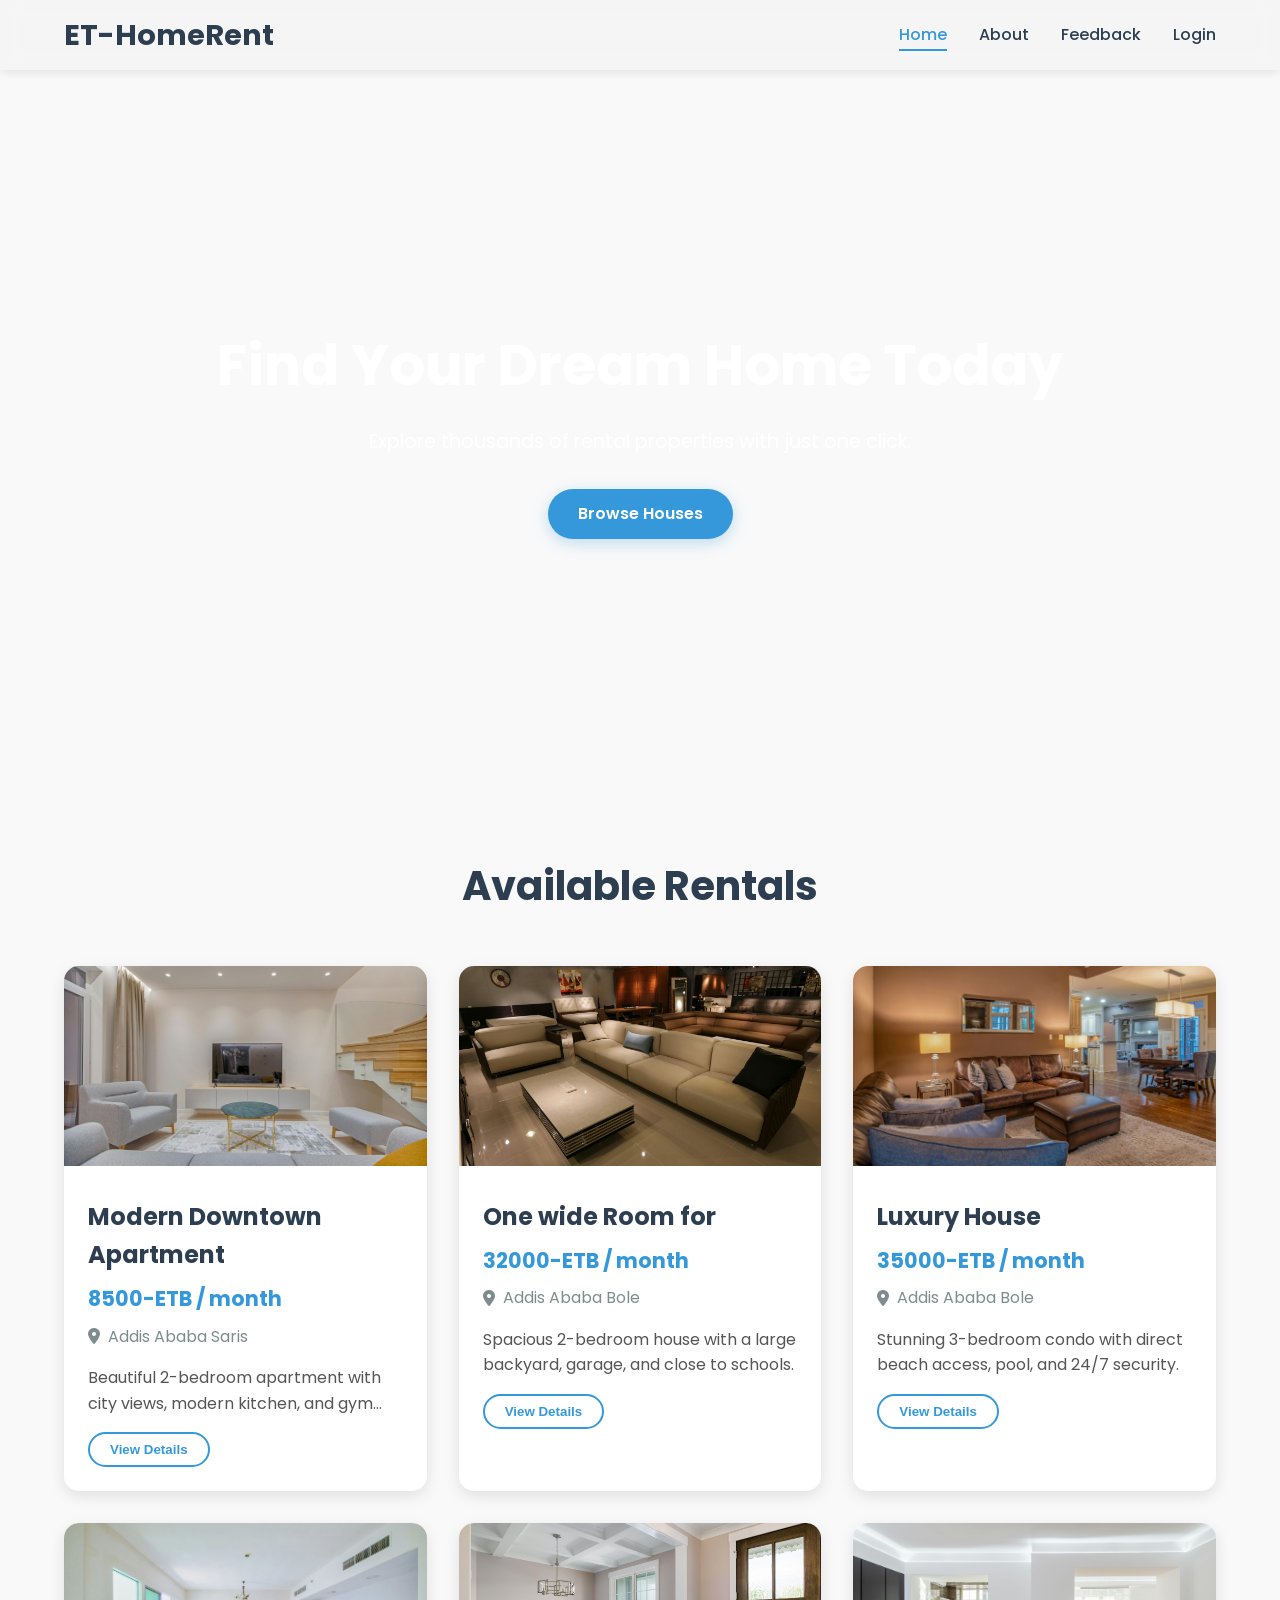
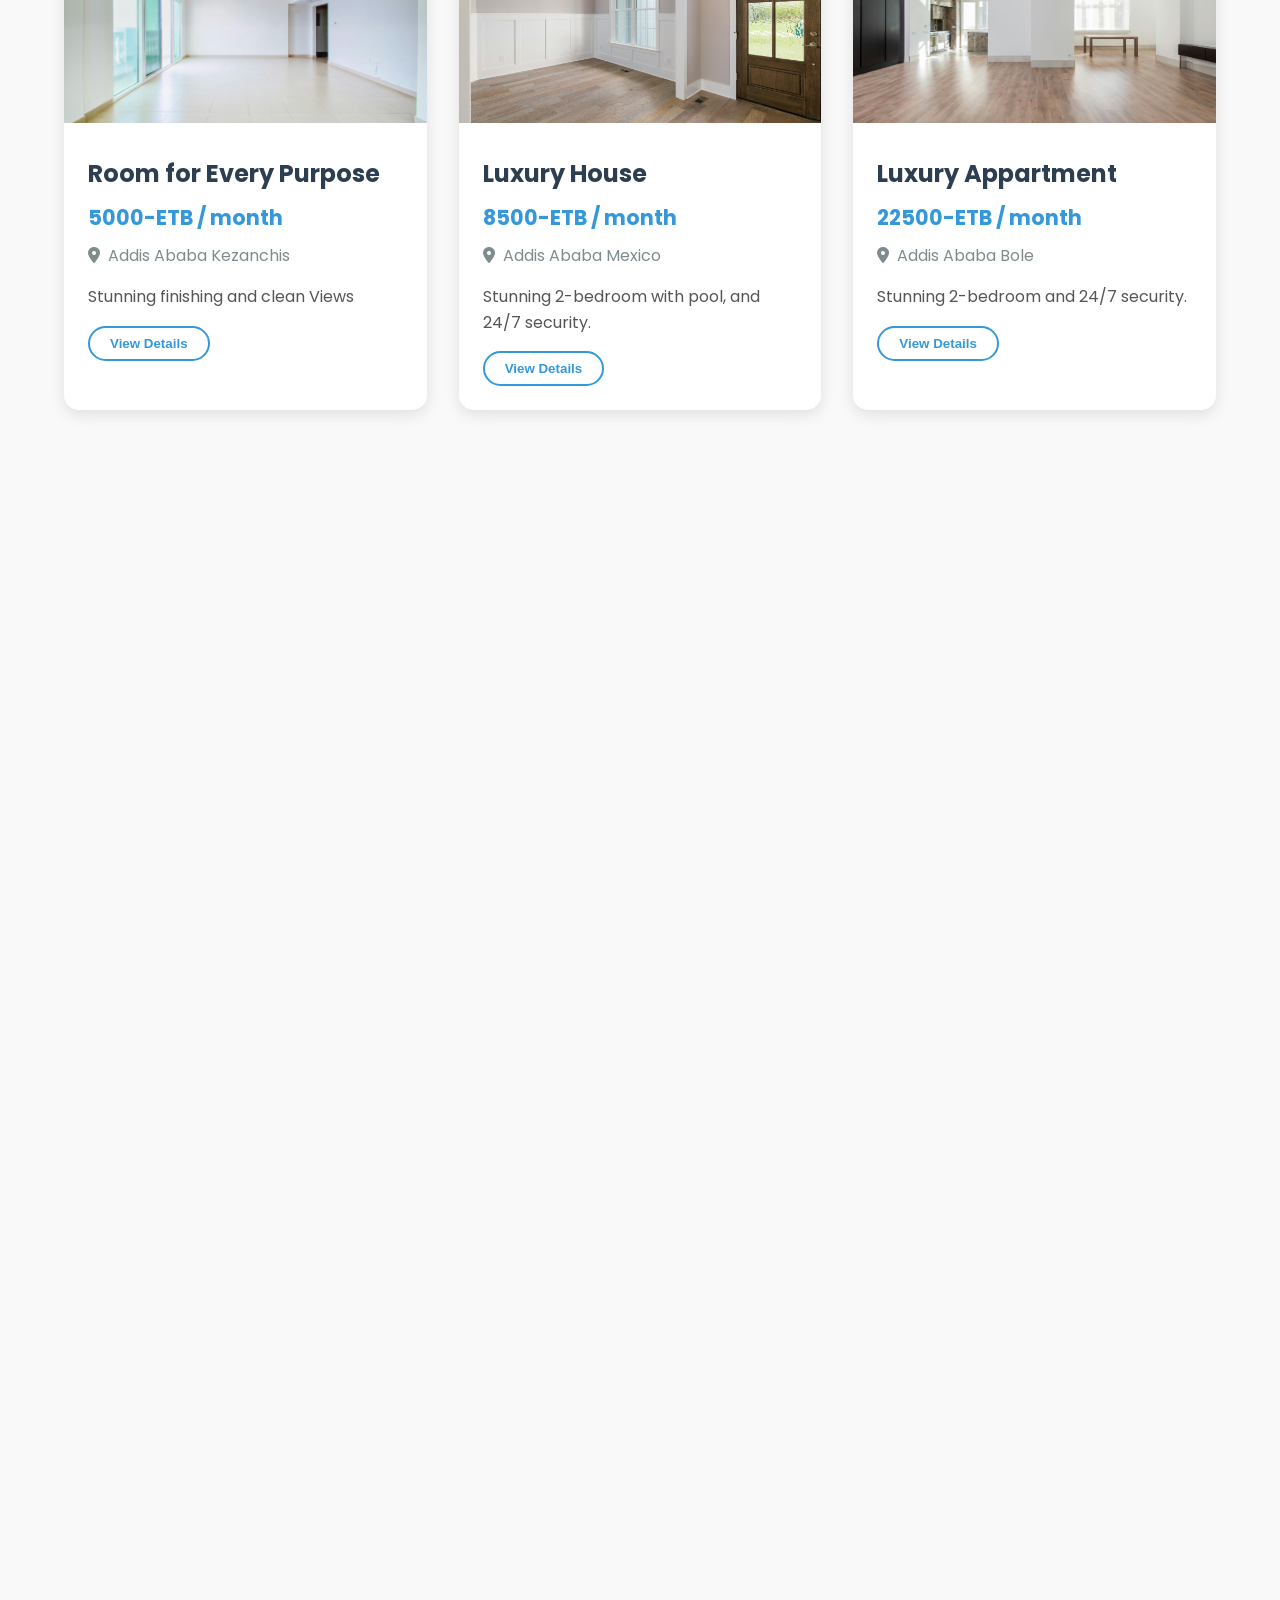
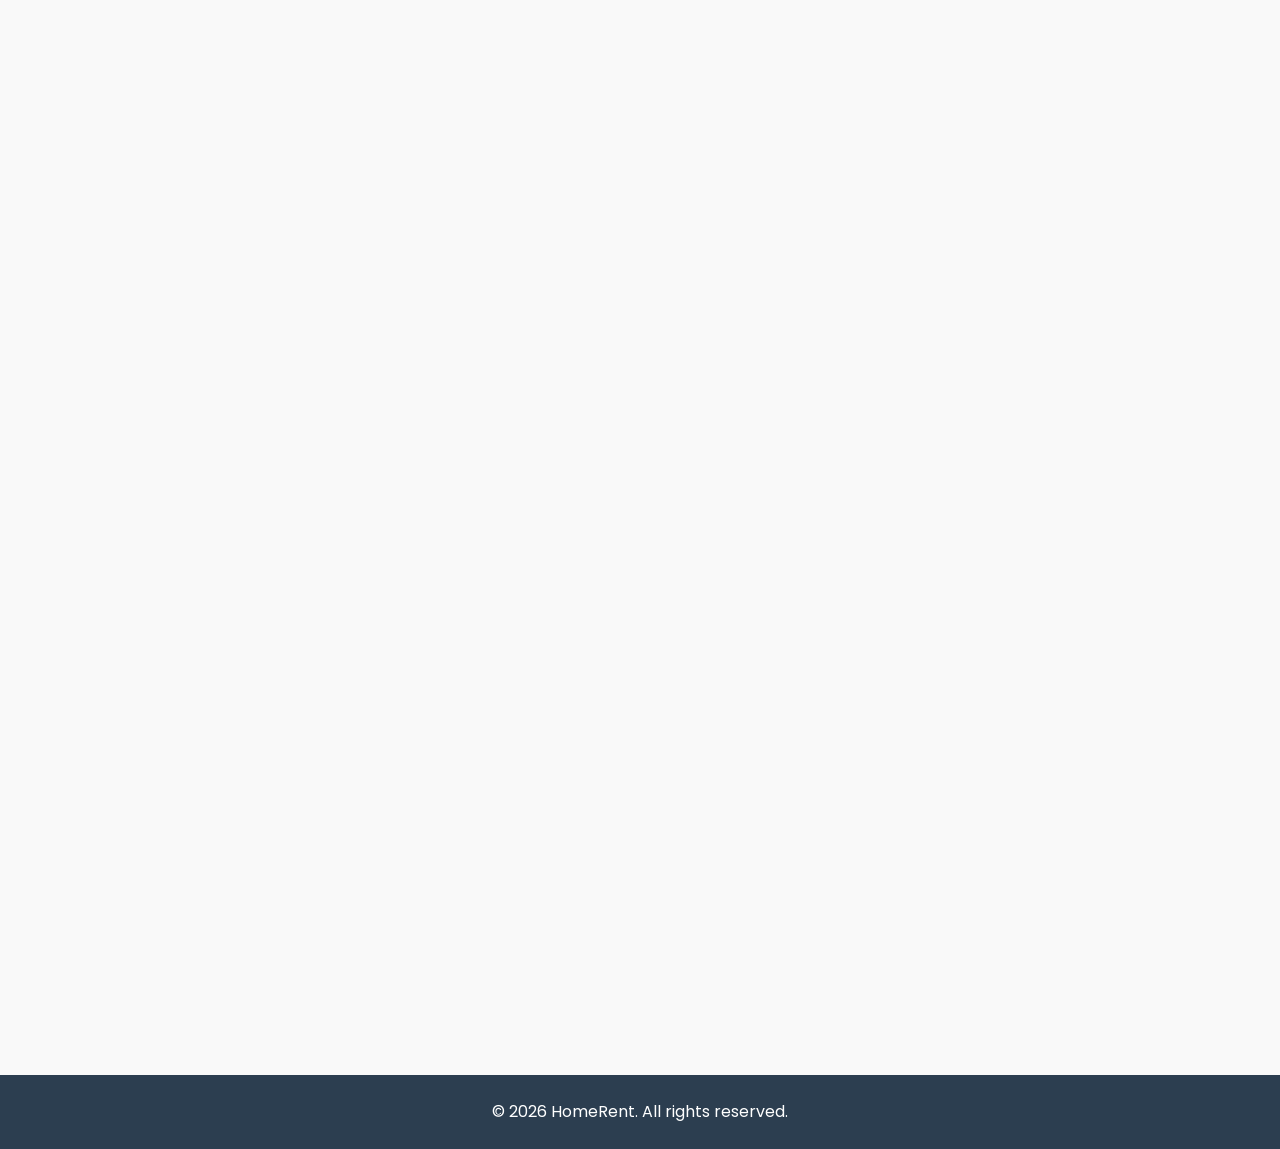
<file: index.html>
<!DOCTYPE html>
<html lang="en">

<head>
    <meta charset="UTF-8">
    <meta name="viewport" content="width=device-width, initial-scale=1.0">
    <title>HomeRent - Find Your Perfect Home</title>
    <!-- Font Awesome & Google Fonts -->
    <link rel="stylesheet" href="https://cdnjs.cloudflare.com/ajax/libs/font-awesome/6.0.0-beta3/css/all.min.css">
    <link href="https://fonts.googleapis.com/css2?family=Poppins:wght@300;400;600;700&display=swap" rel="stylesheet">
    <!-- Custom CSS -->
    <link rel="stylesheet" href="css/style.css">
    <link rel="stylesheet" href="css/home.css">
</head>

<body>
    <!-- Navbar (same across pages) -->
    <nav class="navbar">
        <div class="container nav-container">
            <a href="index.html" class="logo">ET-HomeRent</a>
            <ul class="nav-menu" id="nav-menu">
                <li><a href="index.html" class="active">Home</a></li>
                <li><a href="about.html">About</a></li>
                <li><a href="feedback.html">Feedback</a></li>
                <li><a href="login.html">Login</a></li>
            </ul>
            <div class="hamburger" id="hamburger">
                <span></span><span></span><span></span>
            </div>
        </div>
    </nav>

    <!-- Hero Section -->
    <header class="hero">
        <div class="hero-content">
            <h1 class="animate-on-scroll">Find Your Dream Home Today</h1>
            <p class="animate-on-scroll">Explore thousands of rental properties with just one click.</p>
            <a href="#houses" class="btn btn-primary animate-on-scroll">Browse Houses</a>
        </div>
    </header>

    <!-- Houses Listing Section -->
    <section id="houses" class="houses-section">
        <div class="container">
            <h2 class="section-title animate-on-scroll">Available Rentals</h2>
            <div class="houses-grid" id="houses-grid">
                <!-- Cards will be injected by JavaScript -->
            </div>
        </div>
    </section>

    <!-- Modal for Property Details -->
    <div id="propertyModal" class="modal">
        <div class="modal-content">
            <span class="close">&times;</span>
            <div class="modal-body" id="modal-body">
                <!-- Dynamic content -->
            </div>
        </div>
    </div>

    <!-- Footer -->
    <footer class="footer">
        <div class="container">
            <p>&copy; 2026 HomeRent. All rights reserved.</p>
        </div>
    </footer>

    <!-- JavaScript -->
    <script src="js/houses.js"></script>
    <script src="js/animations.js"></script>
    <script src="js/main.js"></script>
    <script src="js/navbar.js"></script>
</body>

</html>
</file>
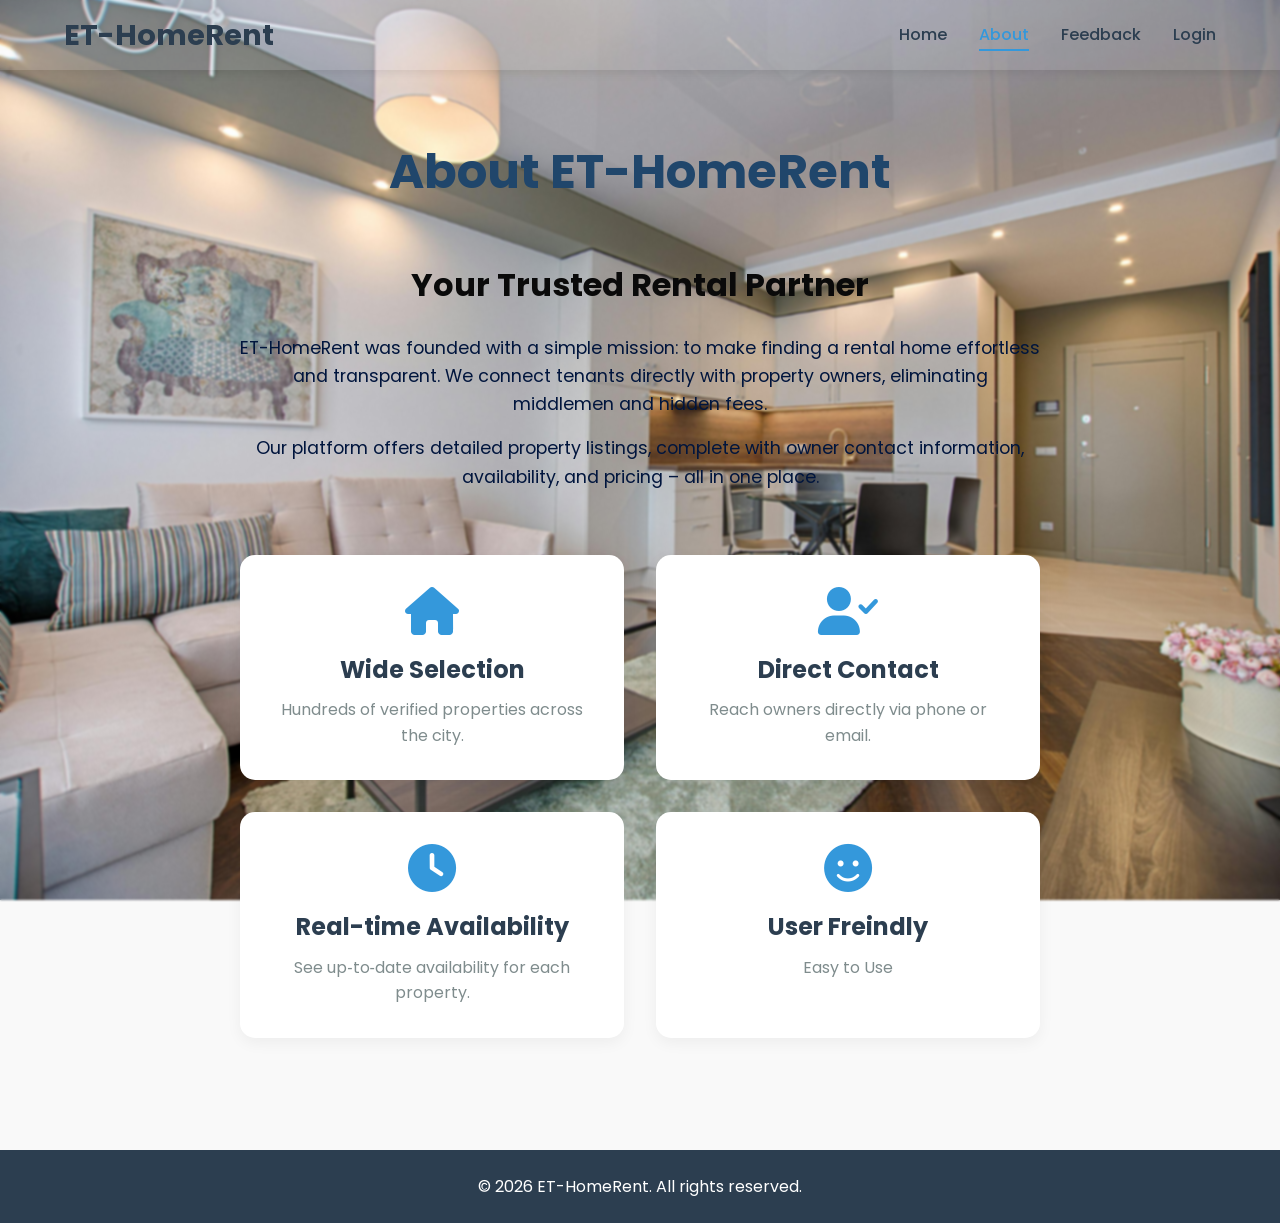
<file: about.html>
<!DOCTYPE html>
<html lang="en">

<head>
    <meta charset="UTF-8">
    <meta name="viewport" content="width=device-width, initial-scale=1.0">
    <title>HomeRent - About Us</title>
    <link rel="stylesheet" href="https://cdnjs.cloudflare.com/ajax/libs/font-awesome/6.0.0-beta3/css/all.min.css">
    <link href="https://fonts.googleapis.com/css2?family=Poppins:wght@300;400;600;700&display=swap" rel="stylesheet">
    <link rel="stylesheet" href="css/style.css">
    <link rel="stylesheet" href="css/about.css">
</head>

<body>
    <nav class="navbar">
        <div class="container nav-container">
            <a href="index.html" class="logo">ET-HomeRent</a>
            <ul class="nav-menu" id="nav-menu">
                <li><a href="index.html">Home</a></li>
                <li><a href="about.html" class="active">About</a></li>
                <li><a href="feedback.html">Feedback</a></li>
                <li><a href="login.html">Login</a></li>
            </ul>
            <div class="hamburger" id="hamburger">
                <span></span><span></span><span></span>
            </div>
        </div>
    </nav>

    <main class="about-main">
        <div class="container">
            <h1 class="page-title animate-on-scroll">About ET-HomeRent</h1>
            <div class="about-content">
                <div class="about-text animate-on-scroll">
                    <h2>Your Trusted Rental Partner</h2>
                    <p>ET-HomeRent was founded with a simple mission: to make finding a rental home effortless and
                        transparent. We connect tenants directly with property owners, eliminating middlemen and hidden
                        fees.</p>
                    <p>Our platform offers detailed property listings, complete with owner contact information,
                        availability, and pricing – all in one place.</p>
                </div>
                <div class="about-features">
                    <div class="feature animate-on-scroll">
                        <i class="fas fa-home"></i>
                        <h3>Wide Selection</h3>
                        <p>Hundreds of verified properties across the city.</p>
                    </div>
                    <div class="feature animate-on-scroll">
                        <i class="fas fa-user-check"></i>
                        <h3>Direct Contact</h3>
                        <p>Reach owners directly via phone or email.</p>
                    </div>
                    <div class="feature animate-on-scroll">
                        <i class="fas fa-clock"></i>
                        <h3>Real-time Availability</h3>
                        <p>See up‑to‑date availability for each property.</p>
                    </div>
                    <div class="feature animate-on-scroll">
                        <i class="fas fa-smile"></i>
                        <h3>User Freindly</h3>
                        <p>Easy to Use</p>
                    </div>

                </div>
            </div>
        </div>
    </main>

    <footer class="footer">
        <div class="container">
            <p>&copy; 2026 ET-HomeRent. All rights reserved.</p>
        </div>
    </footer>

    <script src="js/navbar.js"></script>
    <script src="js/animations.js"></script>
</body>

</html>
</file>
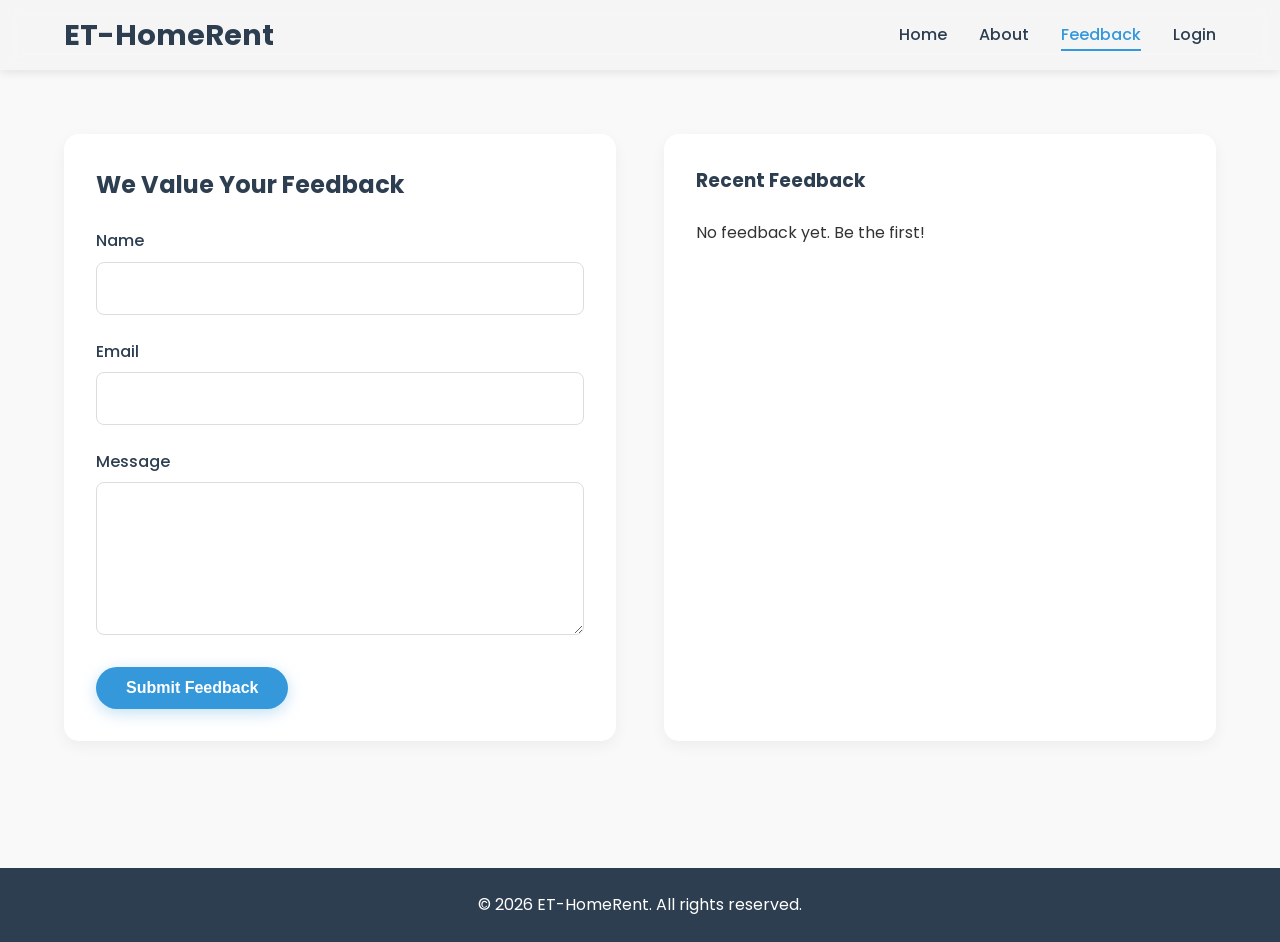
<file: feedback.html>
<!DOCTYPE html>
<html lang="en">

<head>
    <meta charset="UTF-8">
    <meta name="viewport" content="width=device-width, initial-scale=1.0">
    <title>HomeRent - Feedback</title>
    <link rel="stylesheet" href="https://cdnjs.cloudflare.com/ajax/libs/font-awesome/6.0.0-beta3/css/all.min.css">
    <link href="https://fonts.googleapis.com/css2?family=Poppins:wght@300;400;600;700&display=swap" rel="stylesheet">
    <link rel="stylesheet" href="css/style.css">
    <link rel="stylesheet" href="css/feedback.css">
</head>

<body>
    <nav class="navbar">
        <div class="container nav-container">
            <a href="index.html" class="logo">ET-HomeRent</a>
            <ul class="nav-menu" id="nav-menu">
                <li><a href="index.html">Home</a></li>
                <li><a href="about.html">About</a></li>
                <li><a href="feedback.html" class="active">Feedback</a></li>
                <li><a href="login.html">Login</a></li>
            </ul>
            <div class="hamburger" id="hamburger">
                <span></span><span></span><span></span>
            </div>
        </div>
    </nav>

    <main class="feedback-main">
        <div class="container feedback-container">
            <div class="feedback-form-wrapper animate-on-scroll">
                <h2>We Value Your Feedback</h2>
                <form id="feedbackForm">
                    <div class="form-group">
                        <label for="feedbackName">Name</label>
                        <input type="text" id="feedbackName" required>
                    </div>
                    <div class="form-group">
                        <label for="feedbackEmail">Email</label>
                        <input type="email" id="feedbackEmail" required>
                    </div>
                    <div class="form-group">
                        <label for="feedbackMessage">Message</label>
                        <textarea id="feedbackMessage" rows="5" required></textarea>
                    </div>
                    <button type="submit" class="btn btn-primary">Submit Feedback</button>
                </form>
            </div>
            <div class="feedback-list-wrapper animate-on-scroll">
                <h3>Recent Feedback</h3>
                <div id="feedbackList" class="feedback-list">
                    <!-- Dynamically populated -->
                </div>
            </div>
        </div>
    </main>

    <footer class="footer">
        <div class="container">
            <p>&copy; 2026 ET-HomeRent. All rights reserved.</p>
        </div>
    </footer>

    <script src="js/navbar.js"></script>
    <script src="js/animations.js"></script>
    <script src="js/feedback.js"></script>
</body>

</html>
</file>
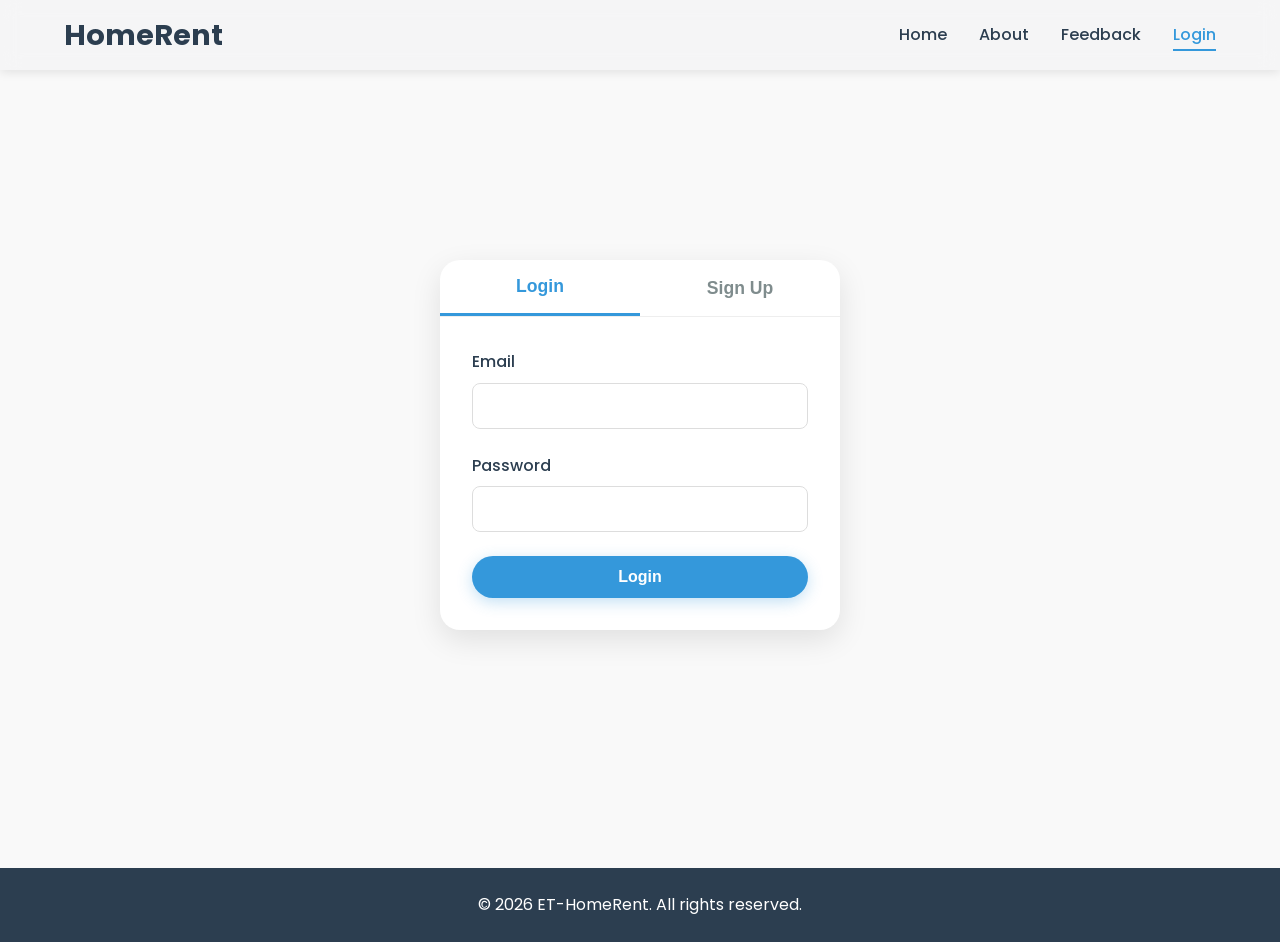
<file: login.html>
<!DOCTYPE html>
<html lang="en">

<head>
    <meta charset="UTF-8">
    <meta name="viewport" content="width=device-width, initial-scale=1.0">
    <title>HomeRent - Login / Signup</title>
    <link rel="stylesheet" href="https://cdnjs.cloudflare.com/ajax/libs/font-awesome/6.0.0-beta3/css/all.min.css">
    <link href="https://fonts.googleapis.com/css2?family=Poppins:wght@300;400;600;700&display=swap" rel="stylesheet">
    <link rel="stylesheet" href="css/style.css">
    <link rel="stylesheet" href="css/login.css">
</head>

<body>
    <nav class="navbar">
        <div class="container nav-container">
            <a href="index.html" class="logo">HomeRent</a>
            <ul class="nav-menu" id="nav-menu">
                <li><a href="index.html">Home</a></li>
                <li><a href="about.html">About</a></li>
                <li><a href="feedback.html">Feedback</a></li>
                <li><a href="login.html" class="active">Login</a></li>
            </ul>
            <div class="hamburger" id="hamburger">
                <span></span><span></span><span></span>
            </div>
        </div>
    </nav>

    <main class="login-main">
        <div class="login-container">
            <div class="login-tabs">
                <button class="tab-btn active" id="loginTab">Login</button>
                <button class="tab-btn" id="signupTab">Sign Up</button>
            </div>
            <div class="form-container">
                <!-- Login Form -->
                <form id="loginForm" class="auth-form active-form">
                    <div class="form-group">
                        <label for="loginEmail">Email</label>
                        <input type="email" id="loginEmail" required>
                    </div>
                    <div class="form-group">
                        <label for="loginPassword">Password</label>
                        <input type="password" id="loginPassword" required>
                    </div>
                    <button type="submit" class="btn btn-primary btn-block">Login</button>
                </form>
                <!-- Signup Form -->
                <form id="signupForm" class="auth-form">
                    <div class="form-group">
                        <label for="signupName">Full Name</label>
                        <input type="text" id="signupName" required>
                    </div>
                    <div class="form-group">
                        <label for="signupEmail">Email</label>
                        <input type="email" id="signupEmail" required>
                    </div>
                    <div class="form-group">
                        <label for="signupPassword">Password</label>
                        <input type="password" id="signupPassword" required>
                    </div>
                    <button type="submit" class="btn btn-primary btn-block">Sign Up</button>
                </form>
            </div>
        </div>
    </main>

    <footer class="footer">
        <div class="container">
            <p>&copy; 2026 ET-HomeRent. All rights reserved.</p>
        </div>
    </footer>

    <script src="js/navbar.js"></script>
    <script src="js/login.js"></script>
</body>

</html>
</file>
<file: css/style.css>
* {
    margin: 0;
    padding: 0;
    box-sizing: border-box;
}

body {
    font-family: 'Poppins', sans-serif;
    line-height: 1.6;
    color: #333;
    background-color: #f9f9f9;
}

.container {
    width: 90%;
    max-width: 1200px;
    margin: 0 auto;
}

/* Navbar */
.navbar {
    background: #dde0e221;
    box-shadow: 0 2px 10px rgba(0, 0, 0, 0.1);
    position: sticky;
    top: 0;
    z-index: 100;
    backdrop-filter: blur(10px);

}

.navbar:hover {
    box-shadow: 2px 2px 20px rgb(135, 135, 136);
}

.nav-container {
    display: flex;
    justify-content: space-between;
    align-items: center;
    height: 70px;
}

.logo {
    font-size: 1.8rem;
    font-weight: 700;
    color: #2c3e50;
    text-decoration: none;
}

.nav-menu {
    display: flex;
    list-style: none;
}

.nav-menu li {
    margin-left: 2rem;
}

.nav-menu a {
    text-decoration: none;
    color: #2c3e50;
    font-weight: 500;
    transition: color 0.3s;
    position: relative;
}

.nav-menu a:hover,
.nav-menu a.active {
    color: #3498db;
}

.nav-menu a.active::after {
    content: '';
    position: absolute;
    bottom: -5px;
    left: 0;
    width: 100%;
    height: 2px;
    background: #3498db;
}

.hamburger {
    display: none;
    flex-direction: column;
    cursor: pointer;
}

.hamburger span {
    width: 25px;
    height: 3px;
    background: #2c3e50;
    margin: 3px 0;
    transition: 0.3s;
}

/* Footer */
.footer {
    background: #2c3e50;
    color: #fff;
    text-align: center;
    padding: 1.5rem 0;
    margin-top: 3rem;
}

/* Buttons */
.btn {
    display: inline-block;
    padding: 12px 30px;
    border: none;
    border-radius: 50px;
    font-size: 1rem;
    font-weight: 600;
    text-decoration: none;
    cursor: pointer;
    transition: all 0.3s ease;
}

.btn-primary {
    background: #3498db;
    color: #fff;
    box-shadow: 0 4px 15px rgba(52, 152, 219, 0.3);
}

.btn-primary:hover {
    background: #2980b9;
    transform: translateY(-2px);
    box-shadow: 0 6px 20px rgba(52, 152, 219, 0.4);
}

.btn-block {
    display: block;
    width: 100%;
}

/* Animations (scroll) */
.animate-on-scroll {
    opacity: 0;
    transform: translateY(30px);
    transition: opacity 0.6s ease, transform 0.6s ease;
}

.animate-on-scroll.show {
    opacity: 1;
    transform: translateY(0);
}

/* Responsive Navbar */
@media (max-width: 768px) {
    .hamburger {
        display: flex;
    }

    .nav-menu {
        position: fixed;
        left: -100%;
        top: 70px;
        flex-direction: column;
        background: #fff;
        width: 100%;
        text-align: center;
        box-shadow: 0 10px 10px rgba(0, 0, 0, 0.1);
        transition: left 0.3s;
        padding: 2rem 0;
    }

    .nav-menu.active {
        left: 0;
    }

    .nav-menu li {
        margin: 1.5rem 0;
    }
}
</file>
<file: css/home.css>
/* Hero Section */
.hero {
    animation: hero 30.5s ease-in-out infinite;
    height: 80vh;
    display: flex;
    align-items: center;
    justify-content: center;
    text-align: center;
    color: #fff;
    border-radius: 10px;

}

@keyframes hero {
    0% {
        background: linear-gradient(rgba(0, 0, 0, 0.5), rgba(0, 0, 0, 0.5)), url('../images/heroImages/hero1.webp') center/cover;
    }

    20% {
        background: linear-gradient(rgba(0, 0, 0, 0.5), rgba(0, 0, 0, 0.5)), url('../images/heroImages/hero2.webp') center/cover;
    }

    40% {
        background: linear-gradient(rgba(0, 0, 0, 0.5), rgba(0, 0, 0, 0.5)), url('../images/heroImages/hero3.jpg') center/cover;
    }

    60% {
        background: linear-gradient(rgba(0, 0, 0, 0.5), rgba(0, 0, 0, 0.5)), url('../images/heroImages/hero4.jpg') center/cover;
    }

    80% {
        background: linear-gradient(rgba(0, 0, 0, 0.5), rgba(0, 0, 0, 0.5)), url('../images/heroImages/hero5.jpg') center/cover;
    }

    100% {
        background: linear-gradient(rgba(0, 0, 0, 0.5), rgba(0, 0, 0, 0.5)), url('../images/heroImages/hero7.jpg') center/cover;
    }

}

.hero-content h1 {
    font-size: 3.5rem;
    margin-bottom: 1rem;
    animation: slideInDown 1s ease;
}

.hero-content p {
    font-size: 1.2rem;
    margin-bottom: 2rem;
    animation: fadeIn 1s ease 0.3s both;
}

@keyframes slideInDown {
    from {
        transform: translateY(-50px);
        opacity: 0;
    }

    to {
        transform: translateY(0);
        opacity: 1;
    }
}

@keyframes fadeIn {
    from {
        opacity: 0;
    }

    to {
        opacity: 1;
    }
}

/* Houses Grid */
.houses-section {
    padding: 4rem 0;
}

.section-title {
    text-align: center;
    font-size: 2.5rem;
    margin-bottom: 3rem;
    color: #2c3e50;
}

.houses-grid {
    display: grid;
    grid-template-columns: repeat(auto-fill, minmax(300px, 1fr));
    gap: 2rem;
}

/* House Card */
.house-card {
    background: #fff;
    border-radius: 15px;
    overflow: hidden;
    box-shadow: 0 5px 15px rgba(0, 0, 0, 0.1);
    transition: transform 0.3s, box-shadow 0.3s;
}

.house-card:hover {
    transform: translateY(-10px);
    box-shadow: 0 15px 30px rgba(0, 0, 0, 0.2);
}

.house-card img {
    width: 100%;
    height: 200px;
    object-fit: cover;
}

.card-content {
    padding: 1.5rem;
}

.card-content h3 {
    font-size: 1.5rem;
    margin-bottom: 0.5rem;
    color: #2c3e50;
}

.price {
    font-size: 1.3rem;
    font-weight: 700;
    color: #3498db;
    margin-bottom: 0.5rem;
}

.location {
    color: #7f8c8d;
    margin-bottom: 1rem;
    display: flex;
    align-items: center;
    gap: 0.5rem;
}

.description {
    color: #555;
    margin-bottom: 1rem;
    display: -webkit-box;
    -webkit-line-clamp: 2;
    -webkit-box-orient: vertical;
    overflow: hidden;
}

.btn-details {
    background: transparent;
    border: 2px solid #3498db;
    color: #3498db;
    padding: 8px 20px;
    border-radius: 50px;
    font-weight: 600;
    cursor: pointer;
    transition: all 0.3s;
}

.btn-details:hover {
    background: #3498db;
    color: #fff;
}

/* Modal */
.modal {
    display: none;
    position: fixed;
    z-index: 200;
    left: 0;
    top: 0;
    width: 100%;
    height: 100%;
    background: rgba(0, 0, 0, 0.5);
    overflow: auto;
}

.modal-content {
    background: #fff;
    margin: 5% auto;
    padding: 2rem;
    width: 90%;
    max-width: 700px;
    border-radius: 15px;
    position: relative;
    animation: modalSlideIn 0.3s;
}

@keyframes modalSlideIn {
    from {
        transform: translateY(-50px);
        opacity: 0;
    }

    to {
        transform: translateY(0);
        opacity: 1;
    }
}

.close {
    position: absolute;
    right: 1.5rem;
    top: 1rem;
    font-size: 2rem;
    cursor: pointer;
    color: #aaa;
}

.close:hover {
    color: #333;
}

.modal-body {
    margin-top: 1rem;
}

.modal-body h2 {
    color: #2c3e50;
    margin-bottom: 1rem;
}

.modal-body p {
    margin: 0.5rem 0;
}

.modal-body strong {
    color: #2c3e50;
}

/* ... existing styles ... */

.animate-on-scroll {
    opacity: 0;
    transform: translateY(30px);
    transition: opacity 0.6s ease, transform 0.6s ease;
}

.animate-on-scroll.show {
    opacity: 1;
    transform: translateY(0);
}

/* Fallback: if JavaScript is disabled or fails, cards are still visible */
.no-js .animate-on-scroll {
    opacity: 1;
    transform: none;

}
</file>
<file: css/about.css>
body {
    background-image: url(../images/houseImages/home19.jpg);
    background-repeat: no-repeat;
    background-size: cover;
    background-position: center;
    background-attachment: fixed;
    z-index: -99;
    backdrop-filter: blur(1px);
}

.about-main {
    padding: 4rem 0;
    min-height: calc(100vh - 70px - 80px);
}

.page-title {
    text-align: center;
    font-size: 3rem;
    color: #20466b;
    margin-bottom: 3rem;
}

.about-content {
    max-width: 800px;
    margin: 0 auto;
}

.about-text {
    text-align: center;
    margin-bottom: 4rem;
}

.about-text h2 {
    font-size: 2rem;
    color: #0a0a0a;
    font-weight: bolder;
    margin-bottom: 1.5rem;
}

.about-text p {
    font-size: 1.1rem;
    color: #00153d;
    margin-bottom: 1rem;
}

.about-features {
    display: grid;
    grid-template-columns: repeat(auto-fit, minmax(250px, 1fr));
    gap: 2rem;
    margin-top: 3rem;
}

.feature {
    text-align: center;
    padding: 2rem;
    background: #fff;
    border-radius: 15px;
    box-shadow: 0 5px 15px rgba(0, 0, 0, 0.05);
    transition: transform 0.3s;
}

.feature:hover {
    transform: translateY(-10px);
}

.feature i {
    font-size: 3rem;
    color: #3498db;
    margin-bottom: 1rem;
}

.feature h3 {
    font-size: 1.5rem;
    margin-bottom: 0.5rem;
    color: #2c3e50;
}

.feature p {
    color: #7f8c8d;

}
</file>
<file: css/feedback.css>
.feedback-main {
    padding: 4rem 0;
    min-height: calc(100vh - 70px - 80px);
}

.feedback-container {
    display: grid;
    grid-template-columns: 1fr 1fr;
    gap: 3rem;
}

.feedback-form-wrapper,
.feedback-list-wrapper {
    background: #fff;
    padding: 2rem;
    border-radius: 15px;
    box-shadow: 0 5px 15px rgba(0, 0, 0, 0.05);
}

.feedback-form-wrapper h2 {
    color: #2c3e50;
    margin-bottom: 1.5rem;
}

.form-group {
    margin-bottom: 1.5rem;
}

.form-group label {
    display: block;
    margin-bottom: 0.5rem;
    font-weight: 500;
    color: #2c3e50;
}

.form-group input,
.form-group textarea {
    width: 100%;
    padding: 0.8rem;
    border: 1px solid #ddd;
    border-radius: 8px;
    font-size: 1rem;
    font-family: inherit;
}

.form-group input:focus,
.form-group textarea:focus {
    outline: none;
    border-color: #3498db;
}

.feedback-list-wrapper h3 {
    color: #2c3e50;
    margin-bottom: 1.5rem;
}

.feedback-list {
    max-height: 400px;
    overflow-y: auto;
}

.feedback-item {
    background: #f9f9f9;
    padding: 1rem;
    border-radius: 8px;
    margin-bottom: 1rem;
    border-left: 4px solid #3498db;
}

.feedback-item strong {
    color: #2c3e50;
}

.feedback-item p {
    margin: 0.5rem 0 0;
    color: #555;
}

@media (max-width: 768px) {
    .feedback-container {
        grid-template-columns: 1fr;
    }
}
</file>
<file: css/login.css>
.login-main {
    min-height: calc(100vh - 70px - 80px);
    display: flex;
    align-items: center;
    justify-content: center;
    padding: 2rem;
}

.login-container {
    background: #fff;
    border-radius: 20px;
    box-shadow: 0 10px 30px rgba(0, 0, 0, 0.1);
    width: 100%;
    max-width: 400px;
    overflow: hidden;
}

.login-tabs {
    display: flex;
    border-bottom: 1px solid #eee;
}

.tab-btn {
    flex: 1;
    padding: 1rem;
    background: none;
    border: none;
    font-size: 1.1rem;
    font-weight: 600;
    color: #7f8c8d;
    cursor: pointer;
    transition: all 0.3s;
}

.tab-btn.active {
    color: #3498db;
    border-bottom: 3px solid #3498db;
}

.form-container {
    padding: 2rem;
}

.auth-form {
    display: none;
}

.auth-form.active-form {
    display: block;
}

.form-group {
    margin-bottom: 1.5rem;
}

.form-group label {
    display: block;
    margin-bottom: 0.5rem;
    font-weight: 500;
    color: #2c3e50;
}

.form-group input {
    width: 100%;
    padding: 0.8rem;
    border: 1px solid #ddd;
    border-radius: 8px;
    font-size: 1rem;
    transition: border 0.3s;
}

.form-group input:focus {
    outline: none;
    border-color: #3498db;
}
</file>
